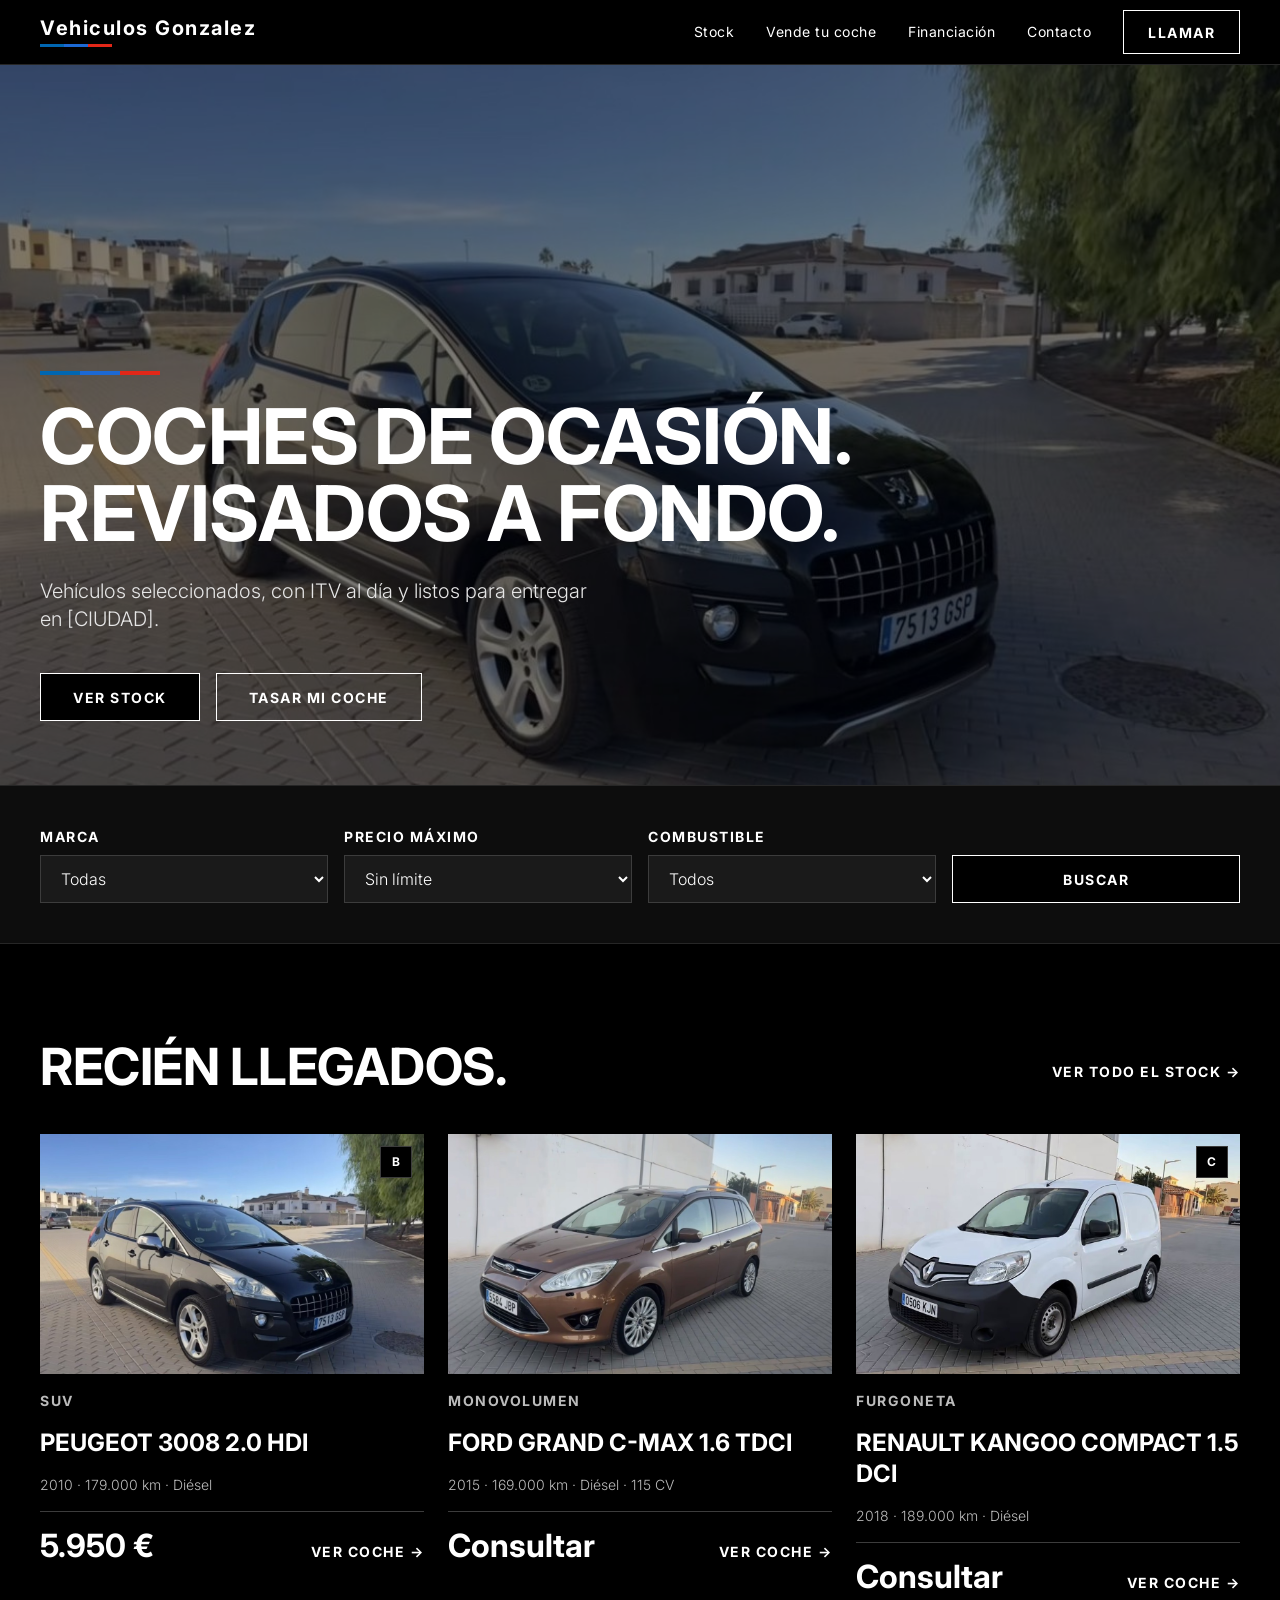
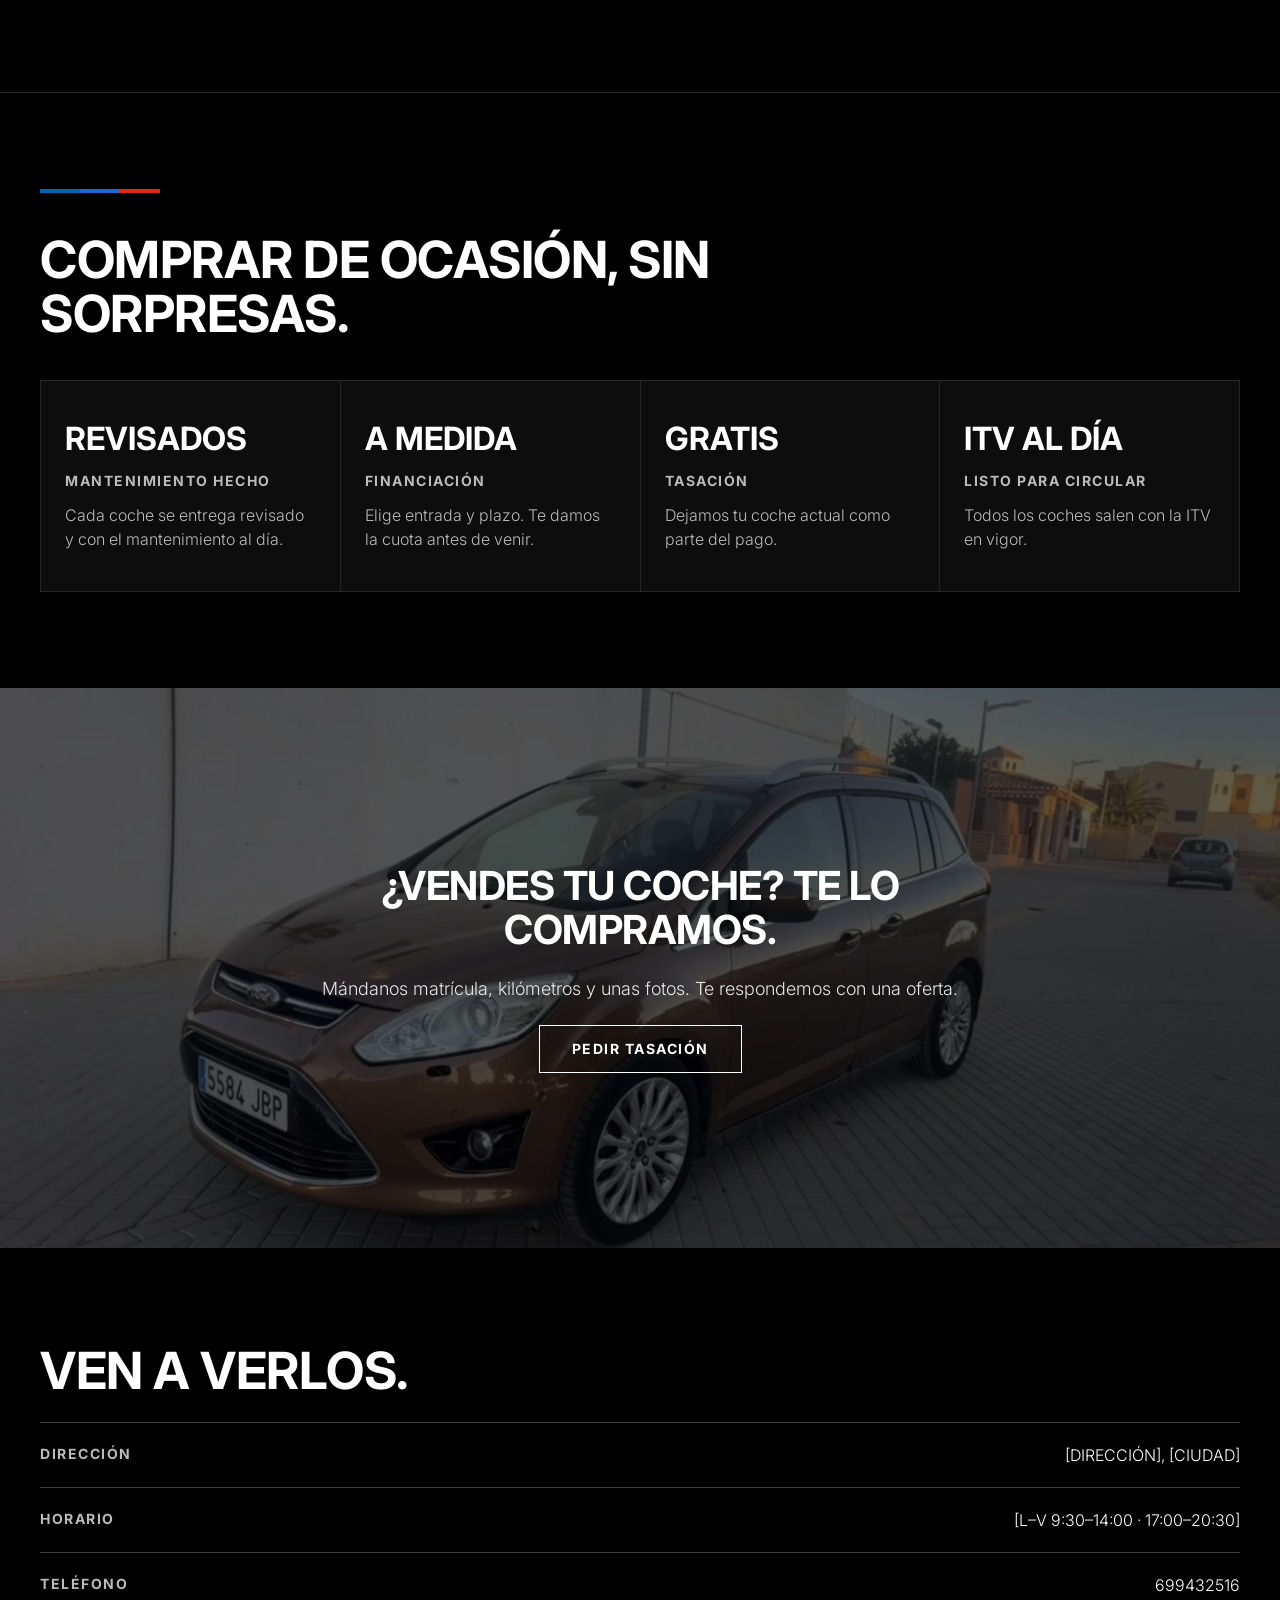
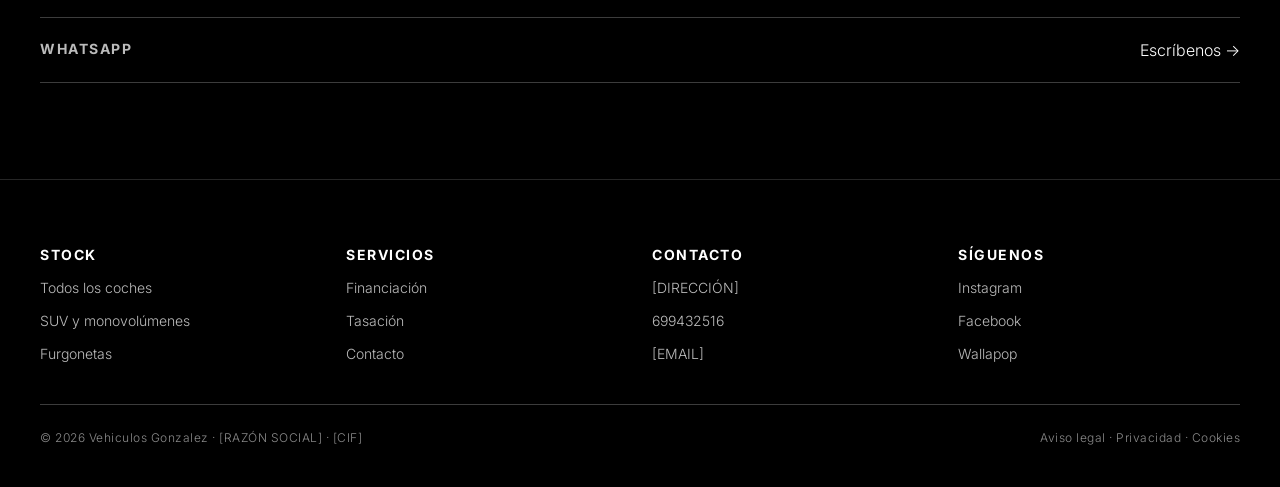
<file: index.html>
<!doctype html>
<html lang="es">
<head>
  <meta charset="utf-8">
  <meta name="viewport" content="width=device-width, initial-scale=1">
  <title>Coches de ocasión revisados · [NOMBRE] MOTOR</title>
  <meta name="description" content="Compraventa de coches de ocasión revisados y con ITV al día. Tasamos tu coche y financiamos tu compra.">
  <meta name="theme-color" content="#000000">
  <meta property="og:title" content="Coches de ocasión revisados">
  <meta property="og:description" content="Compraventa de coches de ocasión revisados y con ITV al día.">
  <meta property="og:image" content="/img/coches/peugeot-3008.jpg">
  <link rel="icon" href="data:image/svg+xml,%3Csvg xmlns='http://www.w3.org/2000/svg' viewBox='0 0 12 12'%3E%3Crect width='4' height='12' fill='%230066b1'/%3E%3Crect x='4' width='4' height='12' fill='%231c69d4'/%3E%3Crect x='8' width='4' height='12' fill='%23e22718'/%3E%3C/svg%3E">
  <link rel="preconnect" href="https://fonts.googleapis.com">
  <link rel="preconnect" href="https://fonts.gstatic.com" crossorigin>
  <link href="https://fonts.googleapis.com/css2?family=Inter:wght@300;400;700&display=swap" rel="stylesheet">
  <link rel="stylesheet" href="/css/styles.css">
</head>
<body data-page="inicio">

<header class="nav">
  <div class="container nav__inner">
    <a class="logo" href="/" aria-label="Inicio">
      <span class="logo__text" data-negocio="nombre">[NOMBRE] MOTOR</span>
      <span class="stripe stripe--sm" aria-hidden="true"><span></span><span></span><span></span></span>
    </a>
    <button class="nav__toggle" type="button" aria-label="Abrir menú" aria-expanded="false" aria-controls="menu">
      <svg width="22" height="22" viewBox="0 0 24 24" fill="none" stroke="currentColor" stroke-width="2" aria-hidden="true"><path d="M3 6h18M3 12h18M3 18h18"/></svg>
    </button>
    <div class="nav__menu" id="menu">
      <nav class="nav__links" aria-label="Principal">
        <a href="/stock">Stock</a>
        <a href="/#vender">Vende tu coche</a>
        <a href="#servicios">Financiación</a>
        <a href="#contacto">Contacto</a>
      </nav>
      <a class="btn btn--sm" href="#contacto" data-tel>Llamar</a>
    </div>
  </div>
</header>

<main>
  <!-- HERO -->
  <section class="hero">
    <img class="hero__img" src="/img/coches/peugeot-3008.jpg" alt="Peugeot 3008 negro aparcado en la calle" width="1290" height="695" fetchpriority="high">
    <div class="hero__shade" aria-hidden="true"></div>
    <div class="container hero__content">
      <span class="stripe" aria-hidden="true"><span></span><span></span><span></span></span>
      <h1 class="display-xl">Coches de ocasión. Revisados a fondo.</h1>
      <p class="lead">Vehículos seleccionados, con ITV al día y listos para entregar en <span data-negocio="ciudad">[CIUDAD]</span>.</p>
      <div class="btn-row">
        <a class="btn" href="/stock">Ver stock</a>
        <a class="btn btn--ghost" href="#vender">Tasar mi coche</a>
      </div>
    </div>
  </section>

  <!-- BUSCADOR -->
  <section class="band-soft" aria-label="Buscar coche">
    <form class="container search" action="/stock" method="get">
      <label class="field label">Marca
        <select class="select" name="marca" id="f-marca">
          <option value="">Todas</option>
        </select>
      </label>
      <label class="field label">Precio máximo
        <select class="select" name="max">
          <option value="">Sin límite</option>
          <option value="3000">3.000 €</option>
          <option value="6000">6.000 €</option>
          <option value="10000">10.000 €</option>
          <option value="15000">15.000 €</option>
        </select>
      </label>
      <label class="field label">Combustible
        <select class="select" name="comb">
          <option value="">Todos</option>
          <option>Gasolina</option>
          <option>Diésel</option>
          <option>Híbrido</option>
          <option>Eléctrico</option>
        </select>
      </label>
      <button class="btn" type="submit">Buscar</button>
    </form>
  </section>

  <!-- DESTACADOS -->
  <section class="container section">
    <div class="section-head">
      <h2 class="display-lg">Recién llegados.</h2>
      <a class="text-link" href="/stock">Ver todo el stock →</a>
    </div>
    <div class="grid" id="destacados"></div>
  </section>

  <!-- SERVICIOS -->
  <section id="servicios" class="border-top">
    <div class="container section stack" style="gap:40px">
      <span class="stripe" aria-hidden="true"><span></span><span></span><span></span></span>
      <h2 class="display-lg" style="max-width:900px">Comprar de ocasión, sin sorpresas.</h2>
      <div class="cells">
        <div class="cell">
          <span class="display-sm">REVISADOS</span>
          <span class="label label-muted">Mantenimiento hecho</span>
          <p class="body">Cada coche se entrega revisado y con el mantenimiento al día.</p>
        </div>
        <div class="cell">
          <span class="display-sm">A MEDIDA</span>
          <span class="label label-muted">Financiación</span>
          <p class="body">Elige entrada y plazo. Te damos la cuota antes de venir.</p>
        </div>
        <div class="cell">
          <span class="display-sm">GRATIS</span>
          <span class="label label-muted">Tasación</span>
          <p class="body">Dejamos tu coche actual como parte del pago.</p>
        </div>
        <div class="cell">
          <span class="display-sm">ITV AL DÍA</span>
          <span class="label label-muted">Listo para circular</span>
          <p class="body">Todos los coches salen con la ITV en vigor.</p>
        </div>
      </div>
    </div>
  </section>

  <!-- VENDE TU COCHE -->
  <section id="vender" class="photo-band">
    <img class="photo-band__img" src="/img/coches/ford-grand-cmax.jpg" alt="" aria-hidden="true" loading="lazy" width="1290" height="695">
    <div class="photo-band__shade" aria-hidden="true"></div>
    <div class="photo-band__content">
      <h2 class="display-md">¿Vendes tu coche? Te lo compramos.</h2>
      <p class="intro">Mándanos matrícula, kilómetros y unas fotos. Te respondemos con una oferta.</p>
      <a class="btn btn--ghost" href="#contacto" data-wa="Hola, quiero vender mi coche. Matrícula: , kilómetros: ">Pedir tasación</a>
    </div>
  </section>

  <!-- CONTACTO -->
  <section id="contacto" class="container section split">
    <div class="stack">
      <h2 class="display-lg">Ven a verlos.</h2>
      <div class="rows">
        <div class="row"><span class="label label-muted">Dirección</span><span><span data-negocio="direccion">[DIRECCIÓN]</span>, <span data-negocio="ciudad">[CIUDAD]</span></span></div>
        <div class="row"><span class="label label-muted">Horario</span><span data-negocio="horario">[HORARIO]</span></div>
        <div class="row"><span class="label label-muted">Teléfono</span><a href="#contacto" data-tel data-negocio="telefono">[TELÉFONO]</a></div>
        <div class="row"><span class="label label-muted">WhatsApp</span><a href="#contacto" data-wa="Hola, os escribo desde la web.">Escríbenos →</a></div>
      </div>
    </div>
  </section>
</main>

<footer class="footer">
  <div class="container">
    <div class="footer__cols">
      <div class="footer__col">
        <span class="label" style="color:#fff">Stock</span>
        <a href="/stock">Todos los coches</a>
        <a href="/stock">SUV y monovolúmenes</a>
        <a href="/stock">Furgonetas</a>
      </div>
      <div class="footer__col">
        <span class="label" style="color:#fff">Servicios</span>
        <a href="#servicios">Financiación</a>
        <a href="#vender">Tasación</a>
        <a href="#contacto">Contacto</a>
      </div>
      <div class="footer__col">
        <span class="label" style="color:#fff">Contacto</span>
        <span data-negocio="direccion">[DIRECCIÓN]</span>
        <span data-negocio="telefono">[TELÉFONO]</span>
        <span data-negocio="email">[EMAIL]</span>
      </div>
      <div class="footer__col">
        <span class="label" style="color:#fff">Síguenos</span>
        <a href="#" data-social="instagram">Instagram</a>
        <a href="#" data-social="facebook">Facebook</a>
        <a href="#" data-social="wallapop">Wallapop</a>
      </div>
    </div>
    <div class="footer__bottom caption">
      <span>© <span data-year>2026</span> <span data-negocio="nombre">[NOMBRE] MOTOR</span> · <span data-negocio="razonSocial">[RAZÓN SOCIAL]</span></span>
      <span>Aviso legal · Privacidad · Cookies</span>
    </div>
  </div>
</footer>

<script src="/js/app.js"></script>
</body>
</html>
</file>
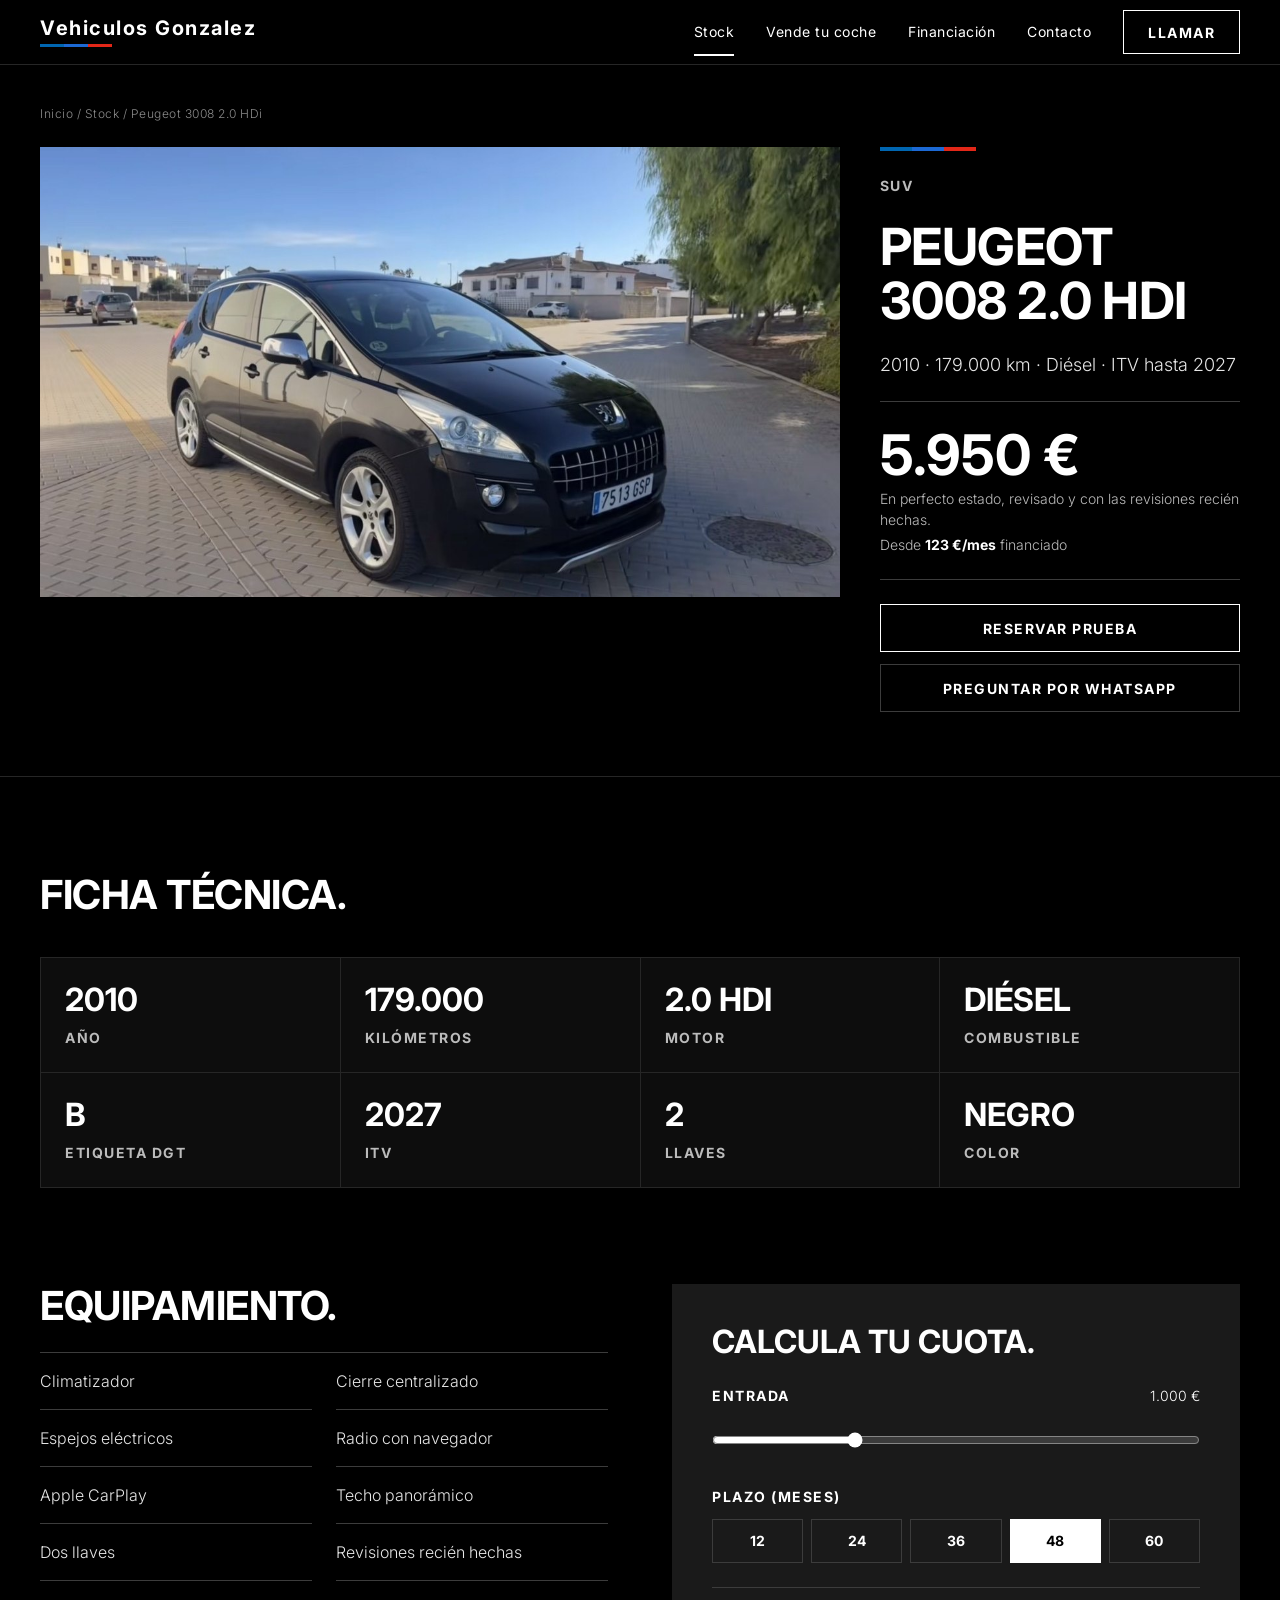
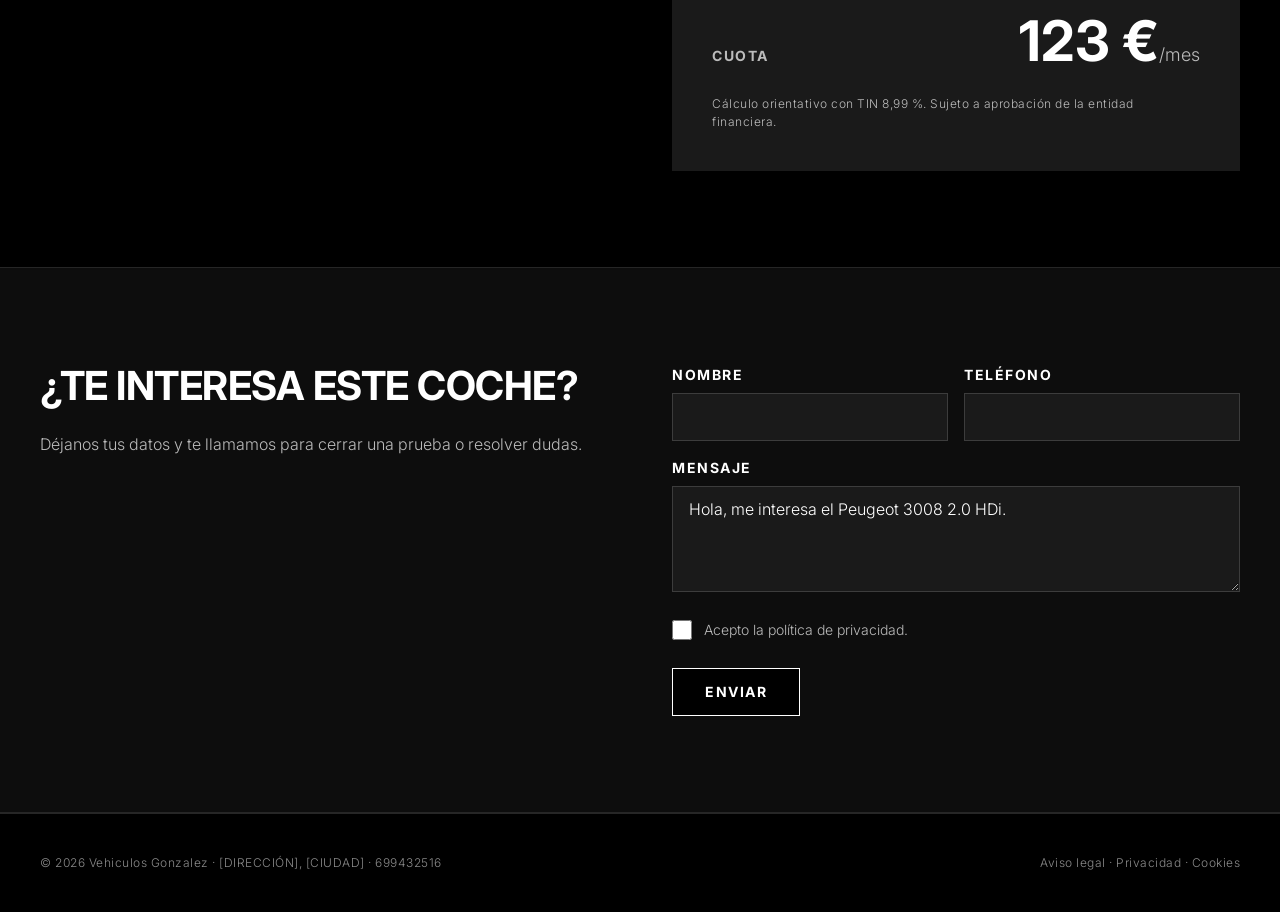
<file: coche.html>
<!doctype html>
<html lang="es">
<head>
  <meta charset="utf-8">
  <meta name="viewport" content="width=device-width, initial-scale=1">
  <title>Ficha del coche · [NOMBRE] MOTOR</title>
  <meta name="description" content="Ficha del coche de ocasión.">
  <meta name="theme-color" content="#000000">
  <link rel="icon" href="data:image/svg+xml,%3Csvg xmlns='http://www.w3.org/2000/svg' viewBox='0 0 12 12'%3E%3Crect width='4' height='12' fill='%230066b1'/%3E%3Crect x='4' width='4' height='12' fill='%231c69d4'/%3E%3Crect x='8' width='4' height='12' fill='%23e22718'/%3E%3C/svg%3E">
  <link rel="preconnect" href="https://fonts.googleapis.com">
  <link rel="preconnect" href="https://fonts.gstatic.com" crossorigin>
  <link href="https://fonts.googleapis.com/css2?family=Inter:wght@300;400;700&display=swap" rel="stylesheet">
  <link rel="stylesheet" href="/css/styles.css">
</head>
<body data-page="coche">

<header class="nav">
  <div class="container nav__inner">
    <a class="logo" href="/" aria-label="Inicio">
      <span class="logo__text" data-negocio="nombre">[NOMBRE] MOTOR</span>
      <span class="stripe stripe--sm" aria-hidden="true"><span></span><span></span><span></span></span>
    </a>
    <button class="nav__toggle" type="button" aria-label="Abrir menú" aria-expanded="false" aria-controls="menu">
      <svg width="22" height="22" viewBox="0 0 24 24" fill="none" stroke="currentColor" stroke-width="2" aria-hidden="true"><path d="M3 6h18M3 12h18M3 18h18"/></svg>
    </button>
    <div class="nav__menu" id="menu">
      <nav class="nav__links" aria-label="Principal">
        <a href="/stock" aria-current="page">Stock</a>
        <a href="/#vender">Vende tu coche</a>
        <a href="/#servicios">Financiación</a>
        <a href="/#contacto">Contacto</a>
      </nav>
      <a class="btn btn--sm" href="/#contacto" data-tel>Llamar</a>
    </div>
  </div>
</header>

<main>
  <!-- GALERÍA + RESUMEN -->
  <section class="container" style="padding-top:40px;padding-bottom:64px">
    <p class="caption" style="margin:0 0 24px"><a href="/" style="color:inherit">Inicio</a> / <a href="/stock" style="color:inherit">Stock</a> / <span id="c-crumb"></span></p>
    <div class="detail">
      <div class="detail__gallery">
        <div class="gallery__main">
          <img id="g-img" src="[data-uri]" alt="" width="1290" height="695">
          <button class="icon-btn icon-btn--prev" id="g-prev" type="button" aria-label="Foto anterior"><svg width="20" height="20" viewBox="0 0 24 24" fill="none" stroke="currentColor" stroke-width="2" aria-hidden="true"><path d="M15 6l-6 6 6 6"/></svg></button>
          <button class="icon-btn icon-btn--next" id="g-next" type="button" aria-label="Foto siguiente"><svg width="20" height="20" viewBox="0 0 24 24" fill="none" stroke="currentColor" stroke-width="2" aria-hidden="true"><path d="M9 6l6 6-6 6"/></svg></button>
        </div>
        <div class="thumbs" id="g-thumbs"></div>
      </div>

      <aside class="detail__aside">
        <span class="stripe" aria-hidden="true" style="width:96px"><span></span><span></span><span></span></span>
        <span class="label label-muted" id="c-cat"></span>
        <h1 class="display-lg" id="c-nombre"></h1>
        <p class="intro" id="c-sub"></p>
        <div class="price-box">
          <span class="price-xl" id="c-precio"></span>
          <span class="body-sm" id="c-resumen"></span>
          <span class="body-sm" id="c-desde">Desde <strong style="font-weight:700;color:#fff" id="c-cuota"></strong> financiado</span>
        </div>
        <div class="stack--sm" style="display:flex;flex-direction:column">
          <a class="btn btn--block" href="#contacto">Reservar prueba</a>
          <a class="btn btn--subtle btn--block" id="c-wa" href="#contacto">Preguntar por WhatsApp</a>
        </div>
      </aside>
    </div>
  </section>

  <!-- FICHA TÉCNICA -->
  <section class="border-top">
    <div class="container section stack" style="gap:40px">
      <h2 class="display-md">Ficha técnica.</h2>
      <div class="cells" id="c-specs"></div>
    </div>
  </section>

  <!-- EQUIPAMIENTO + CALCULADORA -->
  <section class="container split" style="padding-bottom:96px">
    <div class="stack">
      <h2 class="display-md">Equipamiento.</h2>
      <ul class="equip" id="c-equipo"></ul>
    </div>
    <div class="calc" id="calc">
      <h2 class="display-sm">Calcula tu cuota.</h2>
      <label class="label" style="display:flex;flex-direction:column;gap:12px">
        <span style="display:flex;justify-content:space-between;gap:16px"><span>Entrada</span><span id="entrada-txt" style="font-weight:300;letter-spacing:0"></span></span>
        <input type="range" id="entrada" min="0" max="3000" step="250" value="1000">
      </label>
      <div class="stack--sm" style="display:flex;flex-direction:column">
        <span class="label">Plazo (meses)</span>
        <div class="plazos" id="plazos"></div>
      </div>
      <div class="cuota">
        <span class="label label-muted">Cuota</span>
        <span class="price-xl"><span id="cuota"></span><span style="font-size:18px;font-weight:300;color:#bbb">/mes</span></span>
      </div>
      <p class="caption" style="margin:0;color:#bbb">Cálculo orientativo con TIN <span id="tin"></span> %. Sujeto a aprobación de la entidad financiera.</p>
    </div>
  </section>

  <!-- CONTACTO -->
  <section id="contacto" class="band-soft">
    <div class="container section split">
      <div class="stack">
        <h2 class="display-md">¿Te interesa este coche?</h2>
        <p class="body">Déjanos tus datos y te llamamos para cerrar una prueba o resolver dudas.</p>
      </div>
      <form class="form" data-wa-form>
        <label class="field label">Nombre
          <input class="input" type="text" name="nombre" autocomplete="name" required>
        </label>
        <label class="field label">Teléfono
          <input class="input" type="tel" name="teléfono" autocomplete="tel" required>
        </label>
        <label class="field label full">Mensaje
          <textarea class="textarea" name="mensaje" id="c-msg" rows="4"></textarea>
        </label>
        <label class="check full">
          <input type="checkbox" name="privacidad" required>
          Acepto la política de privacidad.
        </label>
        <div class="full" style="display:flex;flex-wrap:wrap;align-items:center;gap:16px">
          <button class="btn" type="submit">Enviar</button>
          <span class="form-ok body-sm" hidden>¡Gracias! Te contactamos en breve.</span>
        </div>
      </form>
    </div>
  </section>
</main>

<footer class="footer" style="padding-top:40px">
  <div class="container footer__bottom caption" style="margin-top:0;border-top:0;padding-top:0">
    <span>© <span data-year>2026</span> <span data-negocio="nombre">[NOMBRE] MOTOR</span> · <span data-negocio="direccion">[DIRECCIÓN]</span>, <span data-negocio="ciudad">[CIUDAD]</span> · <span data-negocio="telefono">[TELÉFONO]</span></span>
    <span>Aviso legal · Privacidad · Cookies</span>
  </div>
</footer>

<script src="/js/app.js"></script>
</body>
</html>
</file>
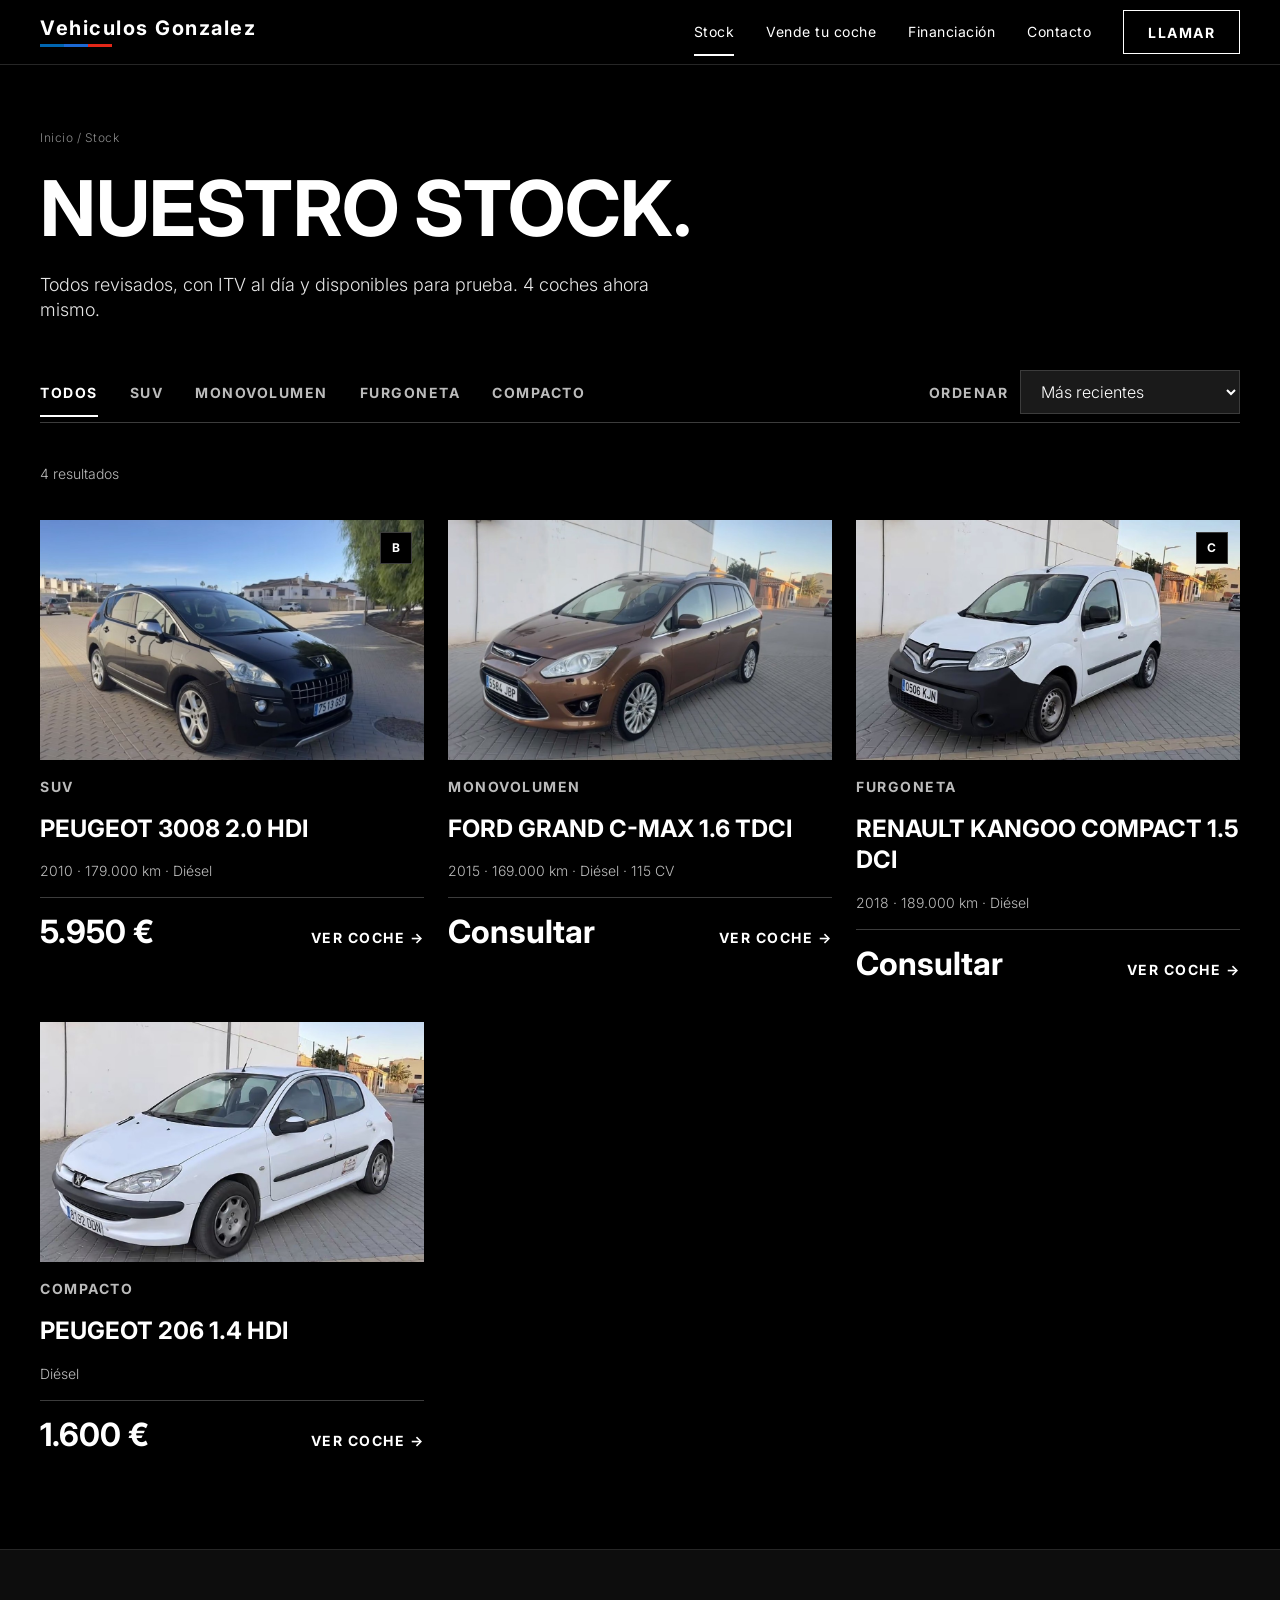
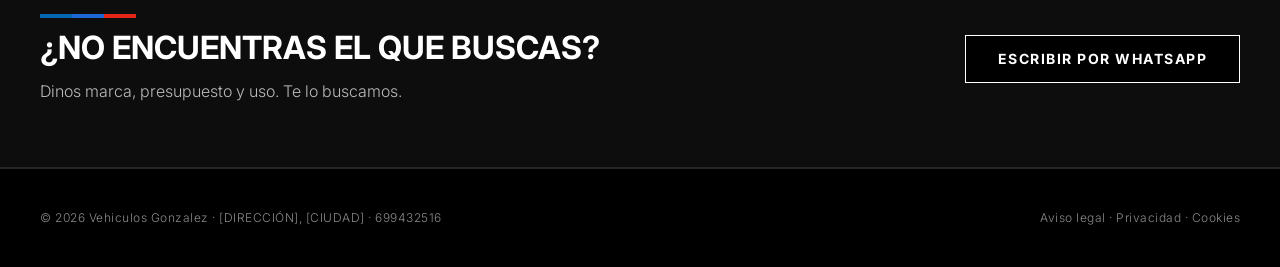
<file: stock.html>
<!doctype html>
<html lang="es">
<head>
  <meta charset="utf-8">
  <meta name="viewport" content="width=device-width, initial-scale=1">
  <title>Stock de coches de ocasión · [NOMBRE] MOTOR</title>
  <meta name="description" content="Todos nuestros coches de ocasión: revisados, con ITV al día y disponibles para prueba.">
  <meta name="theme-color" content="#000000">
  <link rel="icon" href="data:image/svg+xml,%3Csvg xmlns='http://www.w3.org/2000/svg' viewBox='0 0 12 12'%3E%3Crect width='4' height='12' fill='%230066b1'/%3E%3Crect x='4' width='4' height='12' fill='%231c69d4'/%3E%3Crect x='8' width='4' height='12' fill='%23e22718'/%3E%3C/svg%3E">
  <link rel="preconnect" href="https://fonts.googleapis.com">
  <link rel="preconnect" href="https://fonts.gstatic.com" crossorigin>
  <link href="https://fonts.googleapis.com/css2?family=Inter:wght@300;400;700&display=swap" rel="stylesheet">
  <link rel="stylesheet" href="/css/styles.css">
</head>
<body data-page="stock">

<header class="nav">
  <div class="container nav__inner">
    <a class="logo" href="/" aria-label="Inicio">
      <span class="logo__text" data-negocio="nombre">[NOMBRE] MOTOR</span>
      <span class="stripe stripe--sm" aria-hidden="true"><span></span><span></span><span></span></span>
    </a>
    <button class="nav__toggle" type="button" aria-label="Abrir menú" aria-expanded="false" aria-controls="menu">
      <svg width="22" height="22" viewBox="0 0 24 24" fill="none" stroke="currentColor" stroke-width="2" aria-hidden="true"><path d="M3 6h18M3 12h18M3 18h18"/></svg>
    </button>
    <div class="nav__menu" id="menu">
      <nav class="nav__links" aria-label="Principal">
        <a href="/stock" aria-current="page">Stock</a>
        <a href="/#vender">Vende tu coche</a>
        <a href="/#servicios">Financiación</a>
        <a href="/#contacto">Contacto</a>
      </nav>
      <a class="btn btn--sm" href="/#contacto" data-tel>Llamar</a>
    </div>
  </div>
</header>

<main>
  <section class="container page-head stack">
    <span class="caption"><a href="/" style="color:inherit">Inicio</a> / Stock</span>
    <h1 class="display-xl">Nuestro stock.</h1>
    <p class="intro" style="max-width:620px">Todos revisados, con ITV al día y disponibles para prueba. <span id="total"></span> coches ahora mismo.</p>
  </section>

  <section class="container">
    <div class="filters">
      <div class="tabs" id="tabs" role="tablist" aria-label="Categorías"></div>
      <label class="sort label label-muted">Ordenar
        <select class="select" id="orden">
          <option value="reciente">Más recientes</option>
          <option value="precio-asc">Precio: menor a mayor</option>
          <option value="precio-desc">Precio: mayor a menor</option>
          <option value="km">Menos kilómetros</option>
        </select>
      </label>
    </div>
  </section>

  <section class="container" style="padding-top:40px;padding-bottom:96px">
    <div class="stack--sm" style="display:flex;flex-direction:column;margin-bottom:24px">
      <span class="body-sm" id="count" aria-live="polite"></span>
      <span class="body-sm" id="filtros-activos"></span>
    </div>
    <div class="grid" id="grid"></div>
  </section>

  <section class="band-soft">
    <div class="container" style="padding-top:64px;padding-bottom:64px;display:flex;flex-wrap:wrap;justify-content:space-between;align-items:center;gap:24px">
      <div class="stack--sm" style="display:flex;flex-direction:column;max-width:720px">
        <span class="stripe" aria-hidden="true" style="width:96px"><span></span><span></span><span></span></span>
        <h2 class="display-sm" style="margin:0;text-transform:uppercase">¿No encuentras el que buscas?</h2>
        <p class="body">Dinos marca, presupuesto y uso. Te lo buscamos.</p>
      </div>
      <a class="btn" href="/#contacto" data-wa="Hola, busco un coche: marca/modelo , presupuesto ">Escribir por WhatsApp</a>
    </div>
  </section>
</main>

<footer class="footer" style="padding-top:40px">
  <div class="container footer__bottom caption" style="margin-top:0;border-top:0;padding-top:0">
    <span>© <span data-year>2026</span> <span data-negocio="nombre">[NOMBRE] MOTOR</span> · <span data-negocio="direccion">[DIRECCIÓN]</span>, <span data-negocio="ciudad">[CIUDAD]</span> · <span data-negocio="telefono">[TELÉFONO]</span></span>
    <span>Aviso legal · Privacidad · Cookies</span>
  </div>
</footer>

<script src="/js/app.js"></script>
</body>
</html>
</file>
<file: css/styles.css>
/* ==========================================================
   Sistema de diseño (adaptado de BMW M design analysis)
   Fondo negro · titulares en mayúsculas 700 · cuerpo 300
   Esquinas a 0 px · etiquetas con 1.5px de tracking
   ========================================================== */
:root {
  --canvas: #000000;
  --surface-soft: #0d0d0d;
  --surface-card: #1a1a1a;
  --surface-elevated: #262626;
  --hairline: #3c3c3c;
  --hairline-strong: #262626;
  --ink: #ffffff;
  --body: #bbbbbb;
  --body-strong: #e6e6e6;
  --muted: #8a8a8a;

  /* Franja de marca: cambia estos 3 colores por los del concesionario */
  --stripe-1: #0066b1;
  --stripe-2: #1c69d4;
  --stripe-3: #e22718;

  --font: "Inter", -apple-system, BlinkMacSystemFont, "Segoe UI", Roboto, sans-serif;
  --max: 1440px;
  --pad: 40px;
  --section: 96px;
}

*, *::before, *::after { box-sizing: border-box; }
html { scroll-behavior: smooth; }
body {
  margin: 0;
  background: var(--canvas);
  color: var(--ink);
  font-family: var(--font);
  font-weight: 300;
  font-size: 16px;
  line-height: 1.5;
  -webkit-font-smoothing: antialiased;
}
img { max-width: 100%; display: block; }
a { color: var(--ink); text-decoration: none; }
a:hover { color: var(--body); }
button, input, select, textarea { font-family: inherit; }
:focus-visible { outline: 2px solid var(--ink); outline-offset: 2px; }

.container { max-width: var(--max); margin: 0 auto; padding-left: var(--pad); padding-right: var(--pad); }
.section { padding-top: var(--section); padding-bottom: var(--section); }
.band-soft { background: var(--surface-soft); border-top: 1px solid var(--hairline-strong); border-bottom: 1px solid var(--hairline-strong); }
.border-top { border-top: 1px solid var(--hairline-strong); }

/* ---------- Tipografía ---------- */
.display-xl, .display-lg, .display-md, .display-sm {
  margin: 0; font-weight: 700; text-transform: uppercase; letter-spacing: -0.5px;
}
.display-xl { font-size: clamp(44px, 6vw, 80px); line-height: 1; }
.display-lg { font-size: clamp(34px, 4vw, 56px); line-height: 1.05; }
.display-md { font-size: clamp(30px, 3.4vw, 40px); line-height: 1.1; }
.display-sm { font-size: 32px; line-height: 1.15; letter-spacing: 0; }
.title-lg { font-size: 24px; line-height: 1.3; font-weight: 700; text-transform: uppercase; margin: 0; }
.lead { font-size: 20px; line-height: 1.4; color: var(--body-strong); margin: 0; }
.intro { font-size: 18px; line-height: 1.4; color: var(--body-strong); margin: 0; }
.body { color: var(--body); margin: 0; }
.body-sm { font-size: 14px; color: var(--body); }
.label { font-size: 14px; font-weight: 700; letter-spacing: 1.5px; text-transform: uppercase; }
.label-muted { color: var(--body); }
.caption { font-size: 12px; letter-spacing: 0.5px; color: var(--muted); }

/* ---------- Franja M ---------- */
.stripe { display: flex; height: 4px; width: 120px; }
.stripe span { flex: 1; }
.stripe span:nth-child(1) { background: var(--stripe-1); }
.stripe span:nth-child(2) { background: var(--stripe-2); }
.stripe span:nth-child(3) { background: var(--stripe-3); }
.stripe--sm { height: 3px; width: 72px; }

/* ---------- Botones ---------- */
.btn {
  display: inline-flex; align-items: center; justify-content: center;
  height: 48px; padding: 0 32px;
  border: 1px solid var(--ink); border-radius: 0;
  background: var(--canvas); color: var(--ink);
  font-size: 14px; font-weight: 700; letter-spacing: 1.5px; text-transform: uppercase;
  cursor: pointer; transition: background .15s, color .15s;
}
.btn:hover { background: var(--ink); color: var(--canvas); }
.btn--ghost { background: transparent; }
.btn--subtle { border-color: var(--hairline); background: transparent; }
.btn--sm { height: 44px; padding: 0 24px; }
.btn--block { display: flex; width: 100%; }
.text-link { font-size: 14px; font-weight: 700; letter-spacing: 1.5px; text-transform: uppercase; padding: 12px 0; display: inline-block; }

/* ---------- Navegación ---------- */
.nav { position: sticky; top: 0; z-index: 50; background: var(--canvas); border-bottom: 1px solid var(--hairline-strong); }
.nav__inner { min-height: 64px; display: flex; align-items: center; justify-content: space-between; gap: 16px; }
.logo { display: flex; flex-direction: column; gap: 6px; padding: 12px 0; }
.logo__text { font-size: 20px; font-weight: 700; letter-spacing: 1.5px; line-height: 1; }
.nav__links { display: flex; gap: 32px; font-size: 14px; font-weight: 400; letter-spacing: 0.5px; }
.nav__links a { padding: 12px 0; border-bottom: 2px solid transparent; }
.nav__links a[aria-current="page"] { border-bottom-color: var(--ink); }
.nav__toggle { display: none; width: 48px; height: 48px; border: 0; border-radius: 50%; background: var(--surface-card); color: var(--ink); cursor: pointer; align-items: center; justify-content: center; }
.nav__menu { display: flex; align-items: center; gap: 32px; }

@media (max-width: 767px) {
  :root { --pad: 20px; --section: 64px; }
  .nav__toggle { display: inline-flex; }
  .nav__menu {
    display: none; position: fixed; inset: 64px 0 0 0; background: var(--canvas);
    flex-direction: column; align-items: stretch; gap: 0; padding: 24px var(--pad);
    border-top: 4px solid; border-image: linear-gradient(90deg, var(--stripe-1) 0 33.3%, var(--stripe-2) 33.3% 66.6%, var(--stripe-3) 66.6%) 1;
  }
  .nav__menu.is-open { display: flex; }
  .nav__links { flex-direction: column; gap: 0; font-size: 20px; }
  .nav__links a { padding: 16px 0; border-bottom: 1px solid var(--hairline); }
  .nav__menu .btn { margin-top: 24px; }
}

/* ---------- Hero ---------- */
.hero { position: relative; min-height: 720px; display: flex; align-items: flex-end; overflow: hidden; background: var(--surface-soft); }
.hero__img, .photo-band__img { position: absolute; inset: 0; width: 100%; height: 100%; object-fit: cover; }
.hero__img { object-position: 60% 60%; }
.hero__shade { position: absolute; inset: 0; background: rgba(0,0,0,.5); }
.hero__content { position: relative; width: 100%; padding-top: 64px; padding-bottom: 64px; display: flex; flex-direction: column; gap: 24px; }
.hero__content .display-xl { max-width: 900px; }
.hero__content .lead { max-width: 560px; }
.btn-row { display: flex; flex-wrap: wrap; gap: 16px; padding-top: 16px; }
@media (max-width: 767px) { .hero { min-height: 560px; } }

/* ---------- Buscador ---------- */
.search { display: grid; grid-template-columns: repeat(auto-fit, minmax(min(220px, 100%), 1fr)); gap: 16px; align-items: end; padding-top: 40px; padding-bottom: 40px; }
.field { display: flex; flex-direction: column; gap: 8px; }
.input, .select, .textarea {
  height: 48px; padding: 0 16px; width: 100%;
  background: var(--surface-card); color: var(--ink);
  border: 1px solid var(--hairline); border-radius: 0;
  font-size: 16px; font-weight: 300;
}
.textarea { height: auto; padding: 12px 16px; resize: vertical; }
.input:focus, .select:focus, .textarea:focus { outline: none; border-color: var(--ink); }

/* ---------- Cabeceras de sección ---------- */
.section-head { display: flex; flex-wrap: wrap; justify-content: space-between; align-items: flex-end; gap: 24px; margin-bottom: 40px; }
.stack { display: flex; flex-direction: column; gap: 24px; }
.stack--sm { gap: 12px; }

/* ---------- Tarjetas de coche ---------- */
.grid { display: grid; grid-template-columns: repeat(auto-fill, minmax(min(340px, 100%), 1fr)); gap: 40px 24px; }
.car-card { display: flex; flex-direction: column; gap: 16px; color: var(--ink); }
.car-card:hover { color: var(--ink); }
.car-card:hover .car-card__name { text-decoration: underline; text-underline-offset: 6px; }
.car-card__media { position: relative; aspect-ratio: 16 / 10; background: var(--surface-card); overflow: hidden; }
.car-card__media img { width: 100%; height: 100%; object-fit: cover; transition: transform .4s ease; }
.car-card:hover .car-card__media img { transform: scale(1.03); }
.badge { position: absolute; top: 12px; right: 12px; min-width: 32px; height: 32px; padding: 0 8px; display: flex; align-items: center; justify-content: center; background: var(--canvas); border: 1px solid var(--hairline); font-size: 12px; font-weight: 700; letter-spacing: .5px; }
.car-card__foot { display: flex; justify-content: space-between; align-items: baseline; gap: 16px; padding-top: 16px; border-top: 1px solid var(--hairline); }
.price { font-size: 32px; line-height: 1.15; font-weight: 700; }

/* ---------- Celdas de datos ---------- */
.cells { display: grid; grid-template-columns: repeat(auto-fill, minmax(min(240px, 100%), 1fr)); border-top: 1px solid var(--hairline-strong); border-left: 1px solid var(--hairline-strong); }
.cell { background: var(--surface-soft); border-right: 1px solid var(--hairline-strong); border-bottom: 1px solid var(--hairline-strong); padding: 40px 24px; display: flex; flex-direction: column; gap: 12px; }
.cell--compact { padding: 24px; gap: 8px; }

/* ---------- Banda con foto (CTA) ---------- */
.photo-band { position: relative; min-height: 560px; display: flex; align-items: center; justify-content: center; text-align: center; overflow: hidden; background: var(--surface-soft); }
.photo-band__img { object-position: 30% 60%; }
.photo-band__shade { position: absolute; inset: 0; background: rgba(0,0,0,.62); }
.photo-band__content { position: relative; max-width: 760px; padding: 80px var(--pad); display: flex; flex-direction: column; align-items: center; gap: 24px; }

/* ---------- Contacto ---------- */
.split { display: flex; flex-wrap: wrap; gap: 64px; }
.split > * { flex: 1 1 420px; min-width: 0; }
.rows { border-top: 1px solid var(--hairline); }
.row { display: flex; justify-content: space-between; gap: 16px; padding: 20px 0; border-bottom: 1px solid var(--hairline); }
.row > :last-child { text-align: right; }
.map { min-height: 380px; background: var(--surface-card); border: 1px solid var(--hairline); display: flex; align-items: center; justify-content: center; }
.map iframe { width: 100%; height: 100%; min-height: 380px; border: 0; filter: grayscale(1) invert(.9); }

/* ---------- Footer ---------- */
.footer { border-top: 1px solid var(--hairline-strong); color: var(--body); padding-top: 64px; padding-bottom: 40px; }
.footer__cols { display: grid; grid-template-columns: repeat(auto-fit, minmax(min(200px, 100%), 1fr)); gap: 24px; }
.footer__col { display: flex; flex-direction: column; gap: 12px; font-size: 14px; }
.footer__col a { color: var(--body); }
.footer__col a:hover { color: var(--ink); }
.footer__bottom { display: flex; flex-wrap: wrap; justify-content: space-between; gap: 16px; margin-top: 40px; padding-top: 24px; border-top: 1px solid var(--hairline); }

/* ---------- Stock: filtros ---------- */
.page-head { padding-top: 64px; padding-bottom: 40px; }
.filters { display: flex; flex-wrap: wrap; justify-content: space-between; align-items: center; gap: 24px; border-bottom: 1px solid var(--hairline); }
.tabs { display: flex; flex-wrap: wrap; gap: 32px; }
.tab { background: none; border: 0; border-bottom: 2px solid transparent; border-radius: 0; padding: 16px 0 14px; color: var(--body); cursor: pointer; font-size: 14px; font-weight: 700; letter-spacing: 1.5px; }
.tab:hover { color: var(--ink); }
.tab[aria-selected="true"] { color: var(--ink); border-bottom-color: var(--ink); }
.sort { display: flex; align-items: center; gap: 12px; padding: 8px 0; }
.sort .select { height: 44px; width: auto; }
.empty { padding: 64px 0; color: var(--body); }

/* ---------- Ficha ---------- */
.detail { display: flex; flex-wrap: wrap; gap: 40px; align-items: flex-start; }
.detail__gallery { flex: 999 1 560px; min-width: 0; display: flex; flex-direction: column; gap: 12px; }
.detail__aside { flex: 1 1 360px; min-width: 0; display: flex; flex-direction: column; gap: 24px; }
.gallery__main { position: relative; aspect-ratio: 16 / 9; background: var(--surface-card); display: flex; align-items: center; justify-content: center; overflow: hidden; }
.gallery__main img { position: absolute; inset: 0; width: 100%; height: 100%; object-fit: cover; }
.icon-btn { position: absolute; top: 50%; transform: translateY(-50%); width: 48px; height: 48px; border: 0; border-radius: 50%; background: var(--surface-card); color: var(--ink); cursor: pointer; display: flex; align-items: center; justify-content: center; }
.icon-btn--prev { left: 16px; } .icon-btn--next { right: 16px; }
.thumbs { display: grid; grid-template-columns: repeat(5, minmax(0, 1fr)); gap: 12px; }
.thumb { aspect-ratio: 16 / 10; background: var(--surface-card); border: 2px solid var(--hairline-strong); border-radius: 0; cursor: pointer; color: var(--muted); font-size: 12px; padding: 0; overflow: hidden; }
.thumb img { width: 100%; height: 100%; object-fit: cover; }
.thumb[aria-pressed="true"] { border-color: var(--ink); color: var(--ink); }
.thumb:hover { border-color: var(--ink); }
.price-box { display: flex; flex-direction: column; gap: 4px; padding: 24px 0; border-top: 1px solid var(--hairline); border-bottom: 1px solid var(--hairline); }
.price-xl { font-size: 56px; line-height: 1.05; font-weight: 700; }
.equip { list-style: none; margin: 0; padding: 0; display: grid; grid-template-columns: repeat(auto-fit, minmax(min(220px, 100%), 1fr)); column-gap: 24px; border-top: 1px solid var(--hairline); }
.equip li { padding: 16px 0; border-bottom: 1px solid var(--hairline); color: var(--body-strong); }
.calc { background: var(--surface-card); padding: 40px; display: flex; flex-direction: column; gap: 24px; }
.calc input[type=range] { width: 100%; height: 44px; margin: 0; accent-color: var(--ink); }
.plazos { display: grid; grid-template-columns: repeat(5, minmax(0, 1fr)); gap: 8px; }
.plazo { height: 44px; border: 1px solid var(--hairline); background: transparent; color: var(--ink); border-radius: 0; cursor: pointer; font-size: 14px; font-weight: 700; }
.plazo[aria-pressed="true"] { background: var(--ink); color: var(--canvas); border-color: var(--ink); }
.cuota { display: flex; justify-content: space-between; align-items: baseline; gap: 16px; padding-top: 24px; border-top: 1px solid var(--hairline); }
.form { display: grid; grid-template-columns: repeat(auto-fit, minmax(min(240px, 100%), 1fr)); gap: 16px; }
.form .full { grid-column: 1 / -1; }
.check { display: flex; align-items: center; gap: 12px; min-height: 44px; font-size: 14px; color: var(--body); }
.check input { width: 20px; height: 20px; margin: 0; accent-color: var(--ink); }
.form-ok { color: var(--body-strong); }
@media (max-width: 767px) { .calc { padding: 24px; } .price-xl { font-size: 44px; } }

.visually-hidden { position: absolute !important; width: 1px; height: 1px; overflow: hidden; clip: rect(0 0 0 0); white-space: nowrap; }
[hidden]{display:none !important}
.tag { position: absolute; top: 12px; left: 12px; height: 32px; padding: 0 12px; display: flex; align-items: center; background: var(--ink); color: var(--canvas); font-size: 12px; font-weight: 700; letter-spacing: 1.5px; text-transform: uppercase; }
</file>
